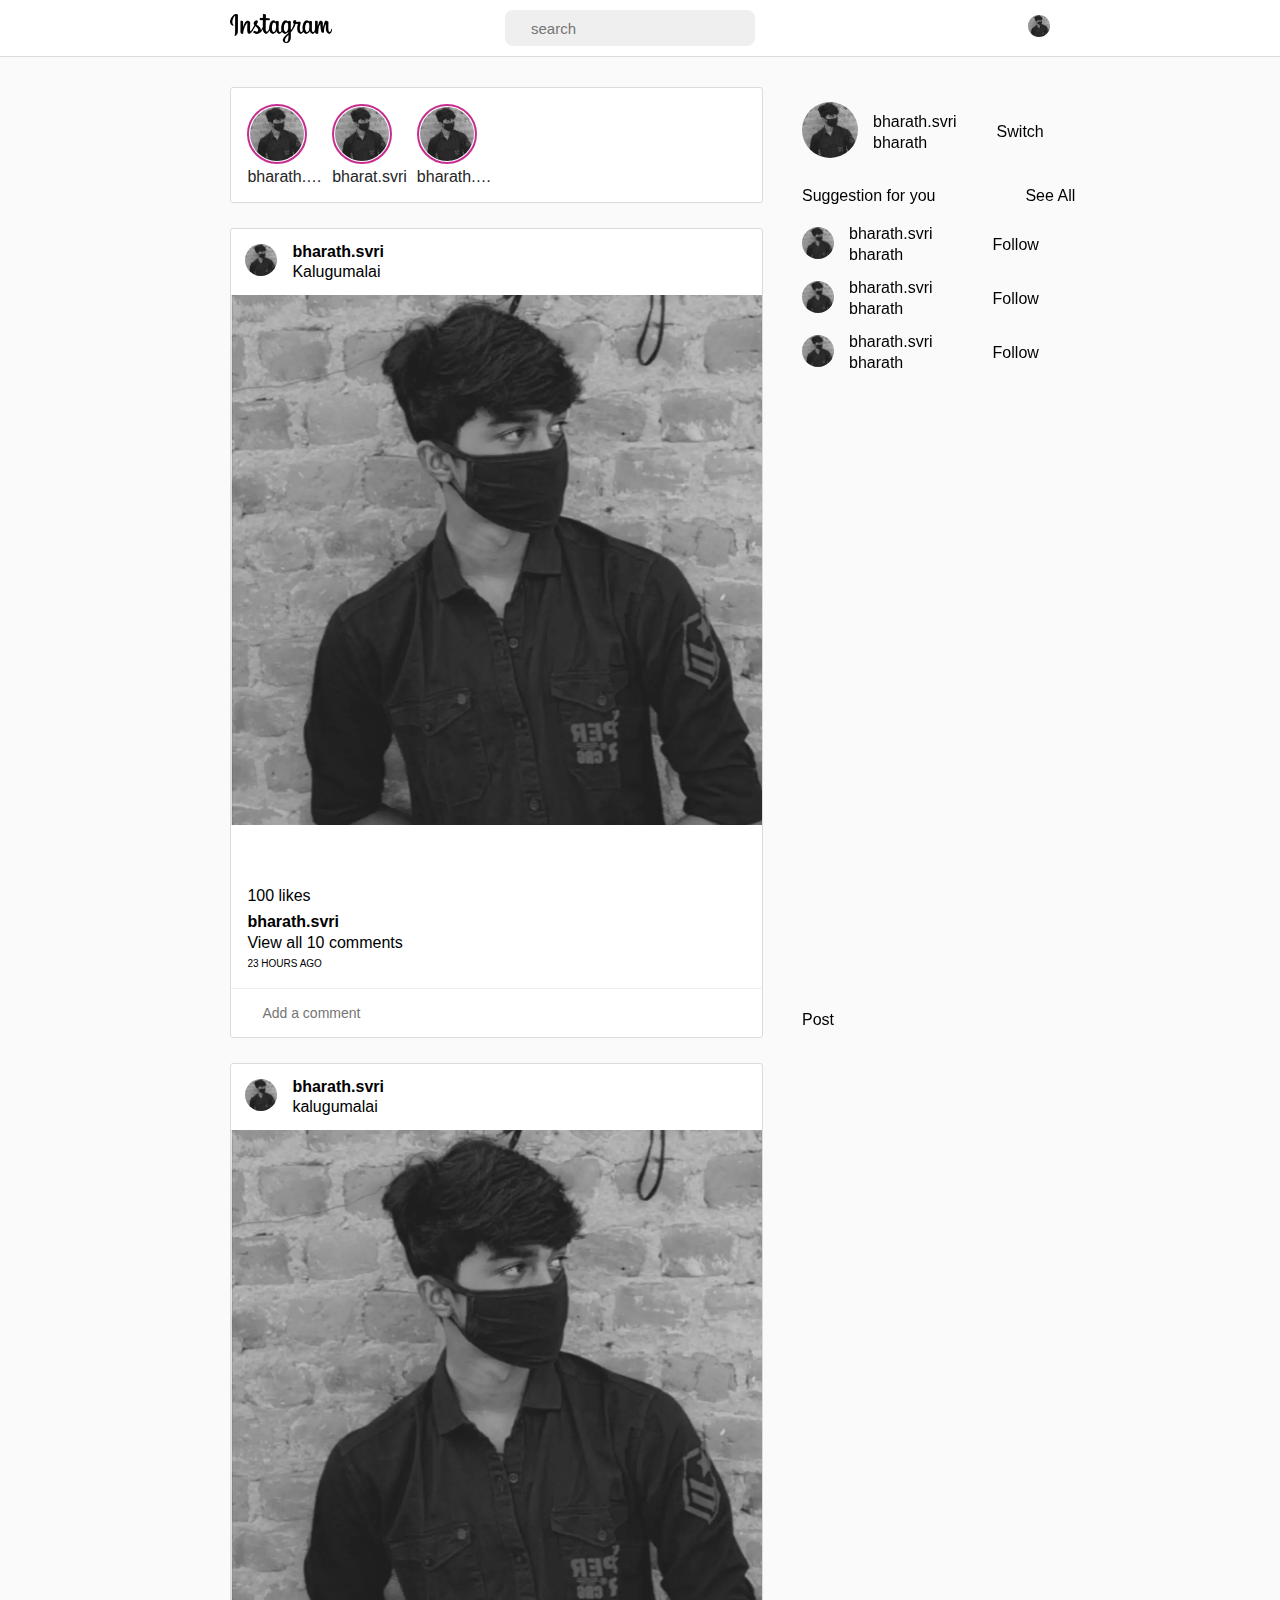
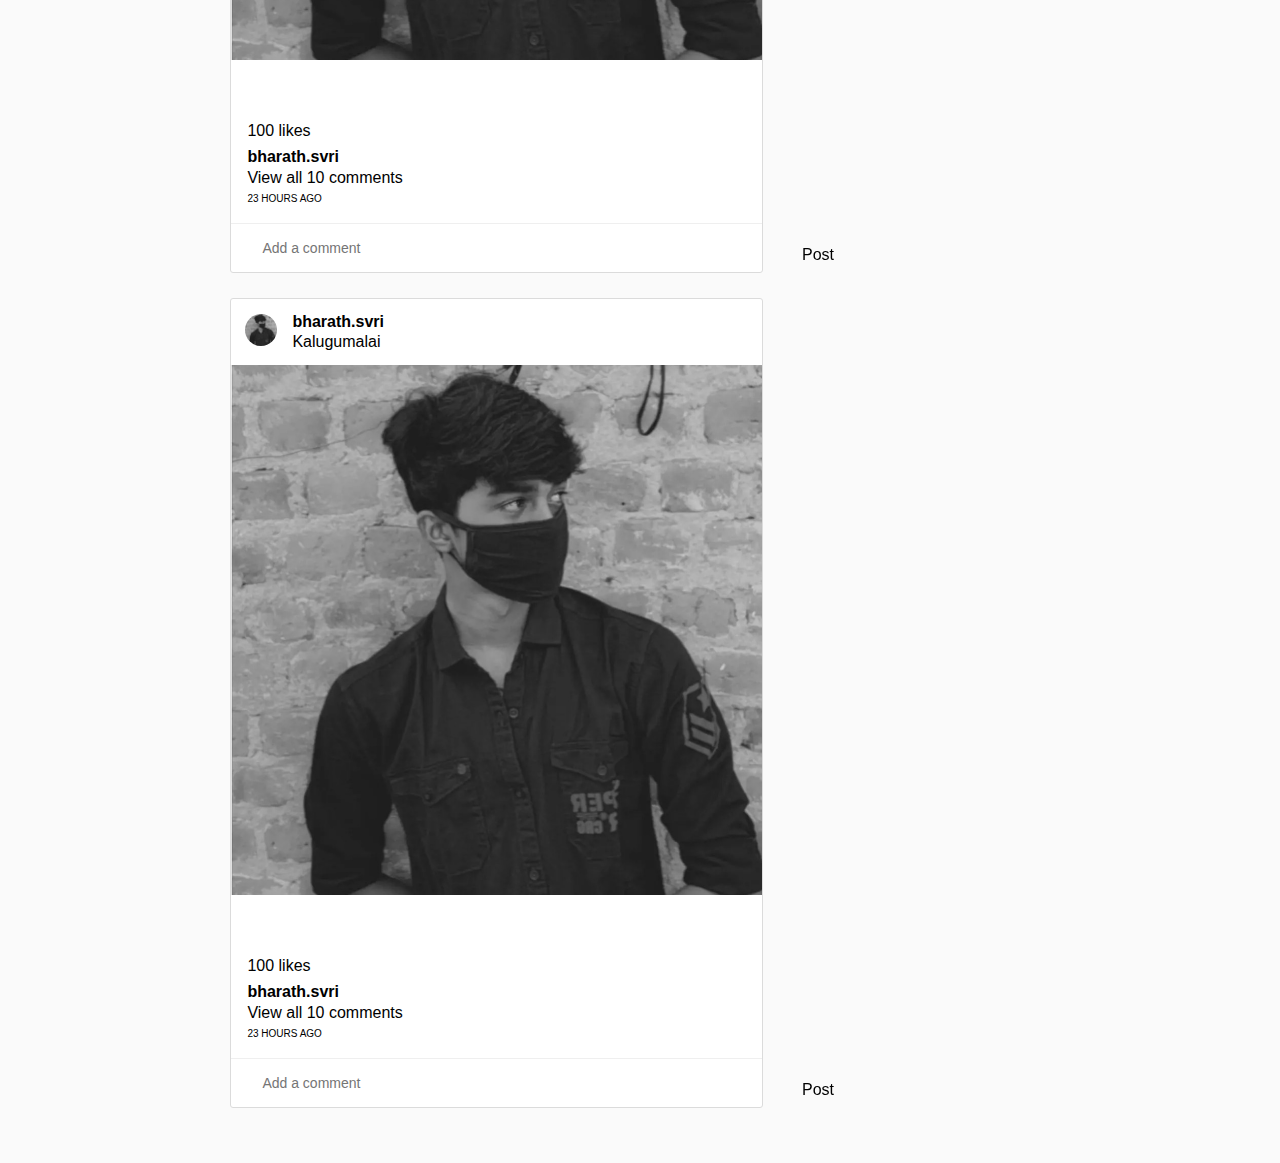
<file: index.html>
<!DOCTYPE html>
<html lang="en">
<head>
	<meta charset="UTF-8">
	<meta name="viewport" content="width=device-width, user-scalable=no">
	<meta http-equiv="X-UA-Compatible" content="IE=edge">
	<title>Instagram</title>
	<link rel="stylesheet" href="style.css">
	<link rel="stylesheet" href="https://cdnjs.cloudflare.com/ajax/libs/font-awesome/6.4.2/css/all.min.css" integrity="sha512-z3gLpd7yknf1YoNbCzqRKc4qyor8gaKU1qmn+CShxbuBusANI9QpRohGBreCFkKxLhei6S9CQXFEbbKuqLg0DA==" crossorigin="anonymous" referrerpolicy="no-referrer" />
</head>
<body>
	<div class="insta">
		<header>
			<div class="logo">
				<img src="insta.png" alt="instagram logo">
			</div>
			<div class="search-box">
				<i class="fas fa-search"></i>
				<input type="search" placeholder="search">
			</div>
			<nav>
				<ul>
					<li><a href="#"><i class="fas fa-home"></i></a></li>
					<li><a href="#"><i class="fab fa-facebook-messenger"></i></a></li>
					<li><a href="#"><i class="far fa-plus-square"></i></a></li>
					<li><a href="#"><i class="far fa-compass"></i></a></li>
					<li><a href="#"><i class="far fa-heart"></i></a></li>
					<li><a href="img1.jpg"><img src="img1.jpg" alt="bharath"></a></li>
				</ul>
			</nav>
		</header>
		<section>
			<div class="left-side">
				<div class="story">
					<div class="stories">
						<a href="#"><img src="img1.jpg" alt="bharath" width="60" height="60"></a>
						<p>bharath.svri</p>
					</div>
					<div class="stories">
						<a href="#"><img src="img1.jpg" alt="bharath" width="60" height="60"></a>
						<p>bharat.svri</p>
					</div>
					<div class="stories">
						<a href="#"><img src="img1.jpg" alt="bharath" width="60" height="60"></a>
						<p>bharath.svri</p>
					</div>
				</div>
				<div class="posts">
					<div class="post-title">
						<div class="post-left">
							<div class="image">
								<img src="img1.jpg" alt="bharath" width="32" height="32">
							</div>
							<div class="details">
								<p class="name">bharath.svri</p>
								<p class="location">Kalugumalai</p>
							</div>
						</div>
						<div class="post-right">
							<i class="fas fa-ellipsis-h"></i>
						</div>
					</div>
					<div class="post-content">
						<img src="img1.jpg" height="600" width="600">
					</div>
					<div class="post-footer">
						<div class="like-share-comment">
							<i class="far fa-heart"></i>
							<i class="far fa-comment"></i>
							<i class="far fa-paper-plane"></i>
						</div>
						<div class="save">
							<i class="far fa-bookmark"></i>
						</div>
					</div>
					<div class="post-footer-content">
						<p class="likes">100 likes</p>
						<p class="name">bharath.svri</p>
						<p class="comments">View all 10 comments</p>
						<p class="posting-time">23 HOURS AGO</p>
					</div>
					<div class="add-comment">
						<div class="left-side">
							<i class="far fa-smile-beam"></i>
							<input type="text" placeholder="Add a comment">
						</div>
						<div class="right-side">
							<p>Post</p>
						</div>
					</div>
				</div>
				<div class="posts">
					<div class="post-title">
						<div class="post-left">
							<div class="image">
								<img src="img1.jpg" alt="bharath" width="32" height="32">
							</div>
							<div class="details">
								<p class="name">bharath.svri</p>
								<p class="location">kalugumalai</p>
							</div>
						</div>
						<div class="post-right">
							<i class="fas fa-ellipsis-h"></i>
						</div>
					</div>
					<div class="post-content">
						<img src="img1.jpg" height="600" width="600">
					</div>
					<div class="post-footer">
						<div class="like-share-comment">
							<i class="far fa-heart"></i>
							<i class="far fa-comment"></i>
							<i class="far fa-paper-plane"></i>
						</div>
						<div class="save">
							<i class="far fa-bookmark"></i>
						</div>
					</div>
					<div class="post-footer-content">
						<p class="likes">100 likes</p>
						<p class="name">bharath.svri</p>
						<p class="comments">View all 10 comments</p>
						<p class="posting-time">23 HOURS AGO</p>
					</div>
					<div class="add-comment">
						<div class="left-side">
							<i class="far fa-smile-beam"></i>
							<input type="text" placeholder="Add a comment">
						</div>
						<div class="right-side">
							<p>Post</p>
						</div>
					</div>
				</div>
				<div class="posts">
					<div class="post-title">
						<div class="post-left">
							<div class="image">
								<img src="img1.jpg" alt="bharath" width="32" height="32">
							</div>
							<div class="details">
								<p class="name">bharath.svri</p>
								<p class="location">Kalugumalai</p>
							</div>
						</div>
						<div class="post-right">
							<i class="fas fa-ellipsis-h"></i>
						</div>
					</div>
					<div class="post-content">
						<img src="img1.jpg" height="600" width="600">
					</div>
					<div class="post-footer">
						<div class="like-share-comment">
							<i class="far fa-heart"></i>
							<i class="far fa-comment"></i>
							<i class="far fa-paper-plane"></i>
						</div>
						<div class="save">
							<i class="far fa-bookmark"></i>
						</div>
					</div>
					<div class="post-footer-content">
						<p class="likes">100 likes</p>
						<p class="name">bharath.svri</p>
						<p class="comments">View all 10 comments</p>
						<p class="posting-time">23 HOURS AGO</p>
					</div>
					<div class="add-comment">
						<div class="left-side">
							<i class="far fa-smile-beam"></i>
							<input type="text" placeholder="Add a comment">
						</div>
						<div class="right-side">
							<p>Post</p>
						</div>
					</div>
				</div>
			</div>
			
			<div class="right-side">
				<div class="profile-title">
					<div class="profile-left">
						<div class="image">
							<img src="img1.jpg" alt="bharath" width="56" height="56">
						</div>
						<div class="details">
							<p class="name">bharath.svri</p>
							<p class="surname">bharath</p>
						</div>
					</div>
					<div class="profile-right">
						<p>Switch</p>
					</div>
				</div>
				<div class="suggestions">
					<p>Suggestion for you</p>
					<p>See All</p>
				</div>
				<div class="suggestion-title">
					<div class="suggestion-left">
						<div class="image">
							<img src="img1.jpg" alt="bharath" width="32" height="32">
						</div>
						<div class="details">
							<p class="name">bharath.svri</p>
							<p class="surname">bharath</p>
						</div>
					</div>
					<div class="suggestion-right">
						<p>Follow</p>
					</div>
				</div>
				
				<div class="suggestion-title">
					<div class="suggestion-left">
						<div class="image">
							<img src="img1.jpg" alt="bharath" width="32" height="32">
						</div>
						<div class="details">
							<p class="name">bharath.svri</p>
							<p class="surname">bharath</p>
						</div>
					</div>
					<div class="suggestion-right">
						<p>Follow</p>
					</div>
				</div>
				
				<div class="suggestion-title">
					<div class="suggestion-left">
						<div class="image">
							<img src="img1.jpg" alt="bharath" width="32" height="32">
						</div>
						<div class="details">
							<p class="name">bharath.svri</p>
							<p class="surname">bharath</p>
						</div>
					</div>
					<div class="suggestion-right">
						<p>Follow</p>
					</div>
				</div>
				
			</div>
		</section>
	</div>
</body>
</html>
</file>
<file: style.css>
*{
	margin:0;
	padding:0;
	box-sizing:border-box;
	font-family:sans-serif;
}

/* ||Header */

header{
	display:flex;
	justify-content:space-between;
	align-items:center;
	padding:10px 18%;
	border-bottom:1px solid rgba(219,219,219,1);
	background-color:white;
	position:sticky;
	top:0;
	z-index:10;
}

header .logo{
	height:29px;
}

header .logo img{
	height:100%;
	object-fit:cover;
}

header .search-box{
	width:250px;
	background-color:rgba(239,239,239,1);
	padding:3px 16px;
	display:flex;
	align-items:center;
	border-radius:8px;
}

header .search-box input{
	height:30px;
	border:none;
	outline:none;
	background-color:rgba(239,239,239,1);
	padding-left:10px;
	font-size:15px;
	color:#8e8e8e;
}

header nav ul{
	list-style:none;
	display:flex;
}

header nav ul li{
	margin-right:20px;
}

header nav ul li:last-child{
	margin-right:0;
}

header nav ul li a img{
	width:22px;
	height:22px;
	border-radius:50%;
	object-fit:cover;
}

header nav ul li i{
	font-size:22px;
	color:rgba(38,38,38,1);
}

/* ||Body Section */

section{
	padding:30px 18%;
	background-color:#fafafa;
	display:flex;
}

.left-side{
	width:65%;
}

.story{
	display:flex;
	padding:16px;
	background-color:white;
	border:1px solid rgba(219,219,219,1);
	border-radius:3px;
}

.story .stories{
	width:17%;
}

.story .stories a img{
	border-radius:50%;
	border:2px solid #c62d8f;
	padding:1px;
	object-fit:cover;
}

.story .stories p{
	width:90%;
	overflow:hidden;
	white-space:nowrap;
	text-overflow:ellipsis;
	color:#262626;
}

/* ||Posts */

.posts{
	margin:25px 0;
	background-color:white;
	border:1px solid rgba(219,219,219,1);
	border-radius:3px;
}

.posts .post-title{
	display:flex;
	justify-content:space-between;
	align-items:center;
	padding:14px;
}

.posts .post-title .post-left{
	display:flex;
	align-items:center;
}

.posts .post-title .post-left .image{
	margin-right:15px;
}

.posts .post-title .post-left .image img{
	border-radius:50%;
	object-fit:contain;
}

.posts .post-title .post-left .details .name{
	padding-bottom:2px;
	font-weight:bold;
}

.posts .post-content img{
	width:100%;
	height:100%;
	object-fit:cover;
}

.posts .post-footer{
	display:flex;
	justify-content:space-between;
	padding:16px;
}

.posts .post-footer .like-share-comment i{
	font-size:22px;
	margin-right:10px;
}

.posts .post-footer .save{
	font-size:22px;
}

.posts .post-footer-content{
	padding:0 16px 16px 16px; 
}

.posts .post-footer-content p{
	margin-bottom:3px;
}

.posts .post-footer-content .likes{
	margin-bottom:8px;
}

.posts .post-footer-content .name{
	font-weight:600;
}

.posts .post-footer-content .posting-time{
	font-size:10px;
	margin-top:6px;
}

.posts .add-comment{
	padding:16px;
	border-top:1px solid #efefef;
	display:flex;
	align-items:center;
	justify-content:space-between;
}

.posts .add-comment .left-side{
	display:flex;
	align-items:center;
}

.posts .add-comment .left-side i{
	font-size:22px;
	margin-right:15px;
}

.posts .add-comment .left-side input{
	width:100%;
	outline:none;
	border:none;
	font-size:14px;
}



.right-side{
	width:35%;
	margin-top:15px;
	position:fixed;
	right:30px;
}

.right-side .profile-title{
	display:flex;
	align-items:center;
}

.right-side .profile-title .profile-left{
	display:flex;
	align-items:center;
	margin-right:40px;
}

.right-side .profile-title .profile-left .image img{
	border-radius:50%;
	margin-right:15px;
}

.right-side .profile-title .profile-left .details .name{
	padding-bottom:3px;
}

.suggestions{
	display:flex;
	margin-top:25px;
	margin-bottom:20px;
}

.suggestions p{
	margin-right:90px;
}

.suggestions p:last-child{
	margin-right:0;
}

.suggestion-title{
	display:flex;
	align-items:center;
	margin-bottom:15px;
}

.suggestion-title .suggestion-left{
	display:flex;
	align-items:center;
	margin-right:60px;
}

.suggestion-title .suggestion-left .image img{
	border-radius:50%;
	margin-right:15px;
	object-fit:cover;
}

.suggestion-title .suggestion-left .details .name{
	padding-bottom:3px;
}

/* ||Media Queries */

@media screen and (max-width:992px){
	header{
		padding:10px 20px;
	}
	section .left-side{
		width:100%;
	}
	section .right-side{
		display:none;
		/* visibility:hidden; */
	}
}

@media screen and (max-width:768px){
	header .search-box{
		display:none;
	}
	
	section{
		padding:30px 20px;
	}
}

@media screen and (max-width:576px){
	.story .stories{
		width:25%;
	}
	header nav ul li{
		margin-right:10px;
	}
}
</file>
